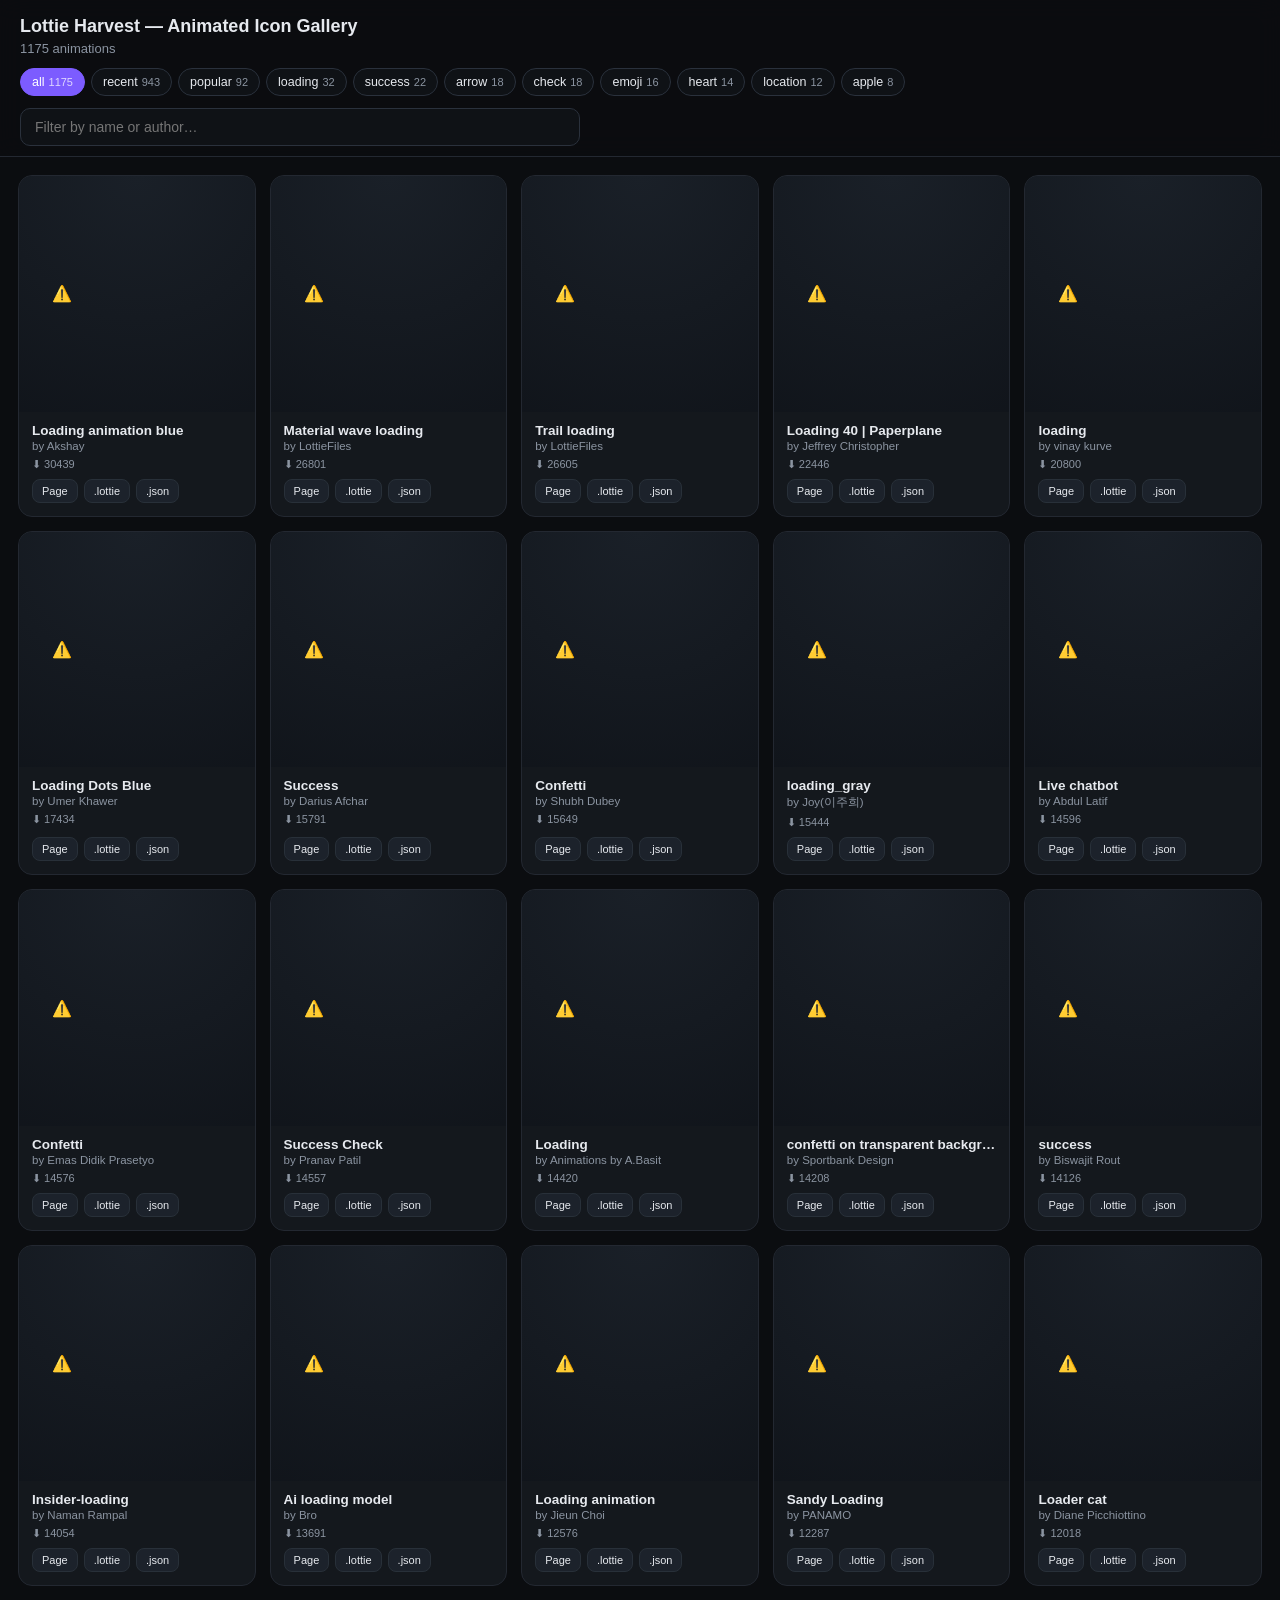
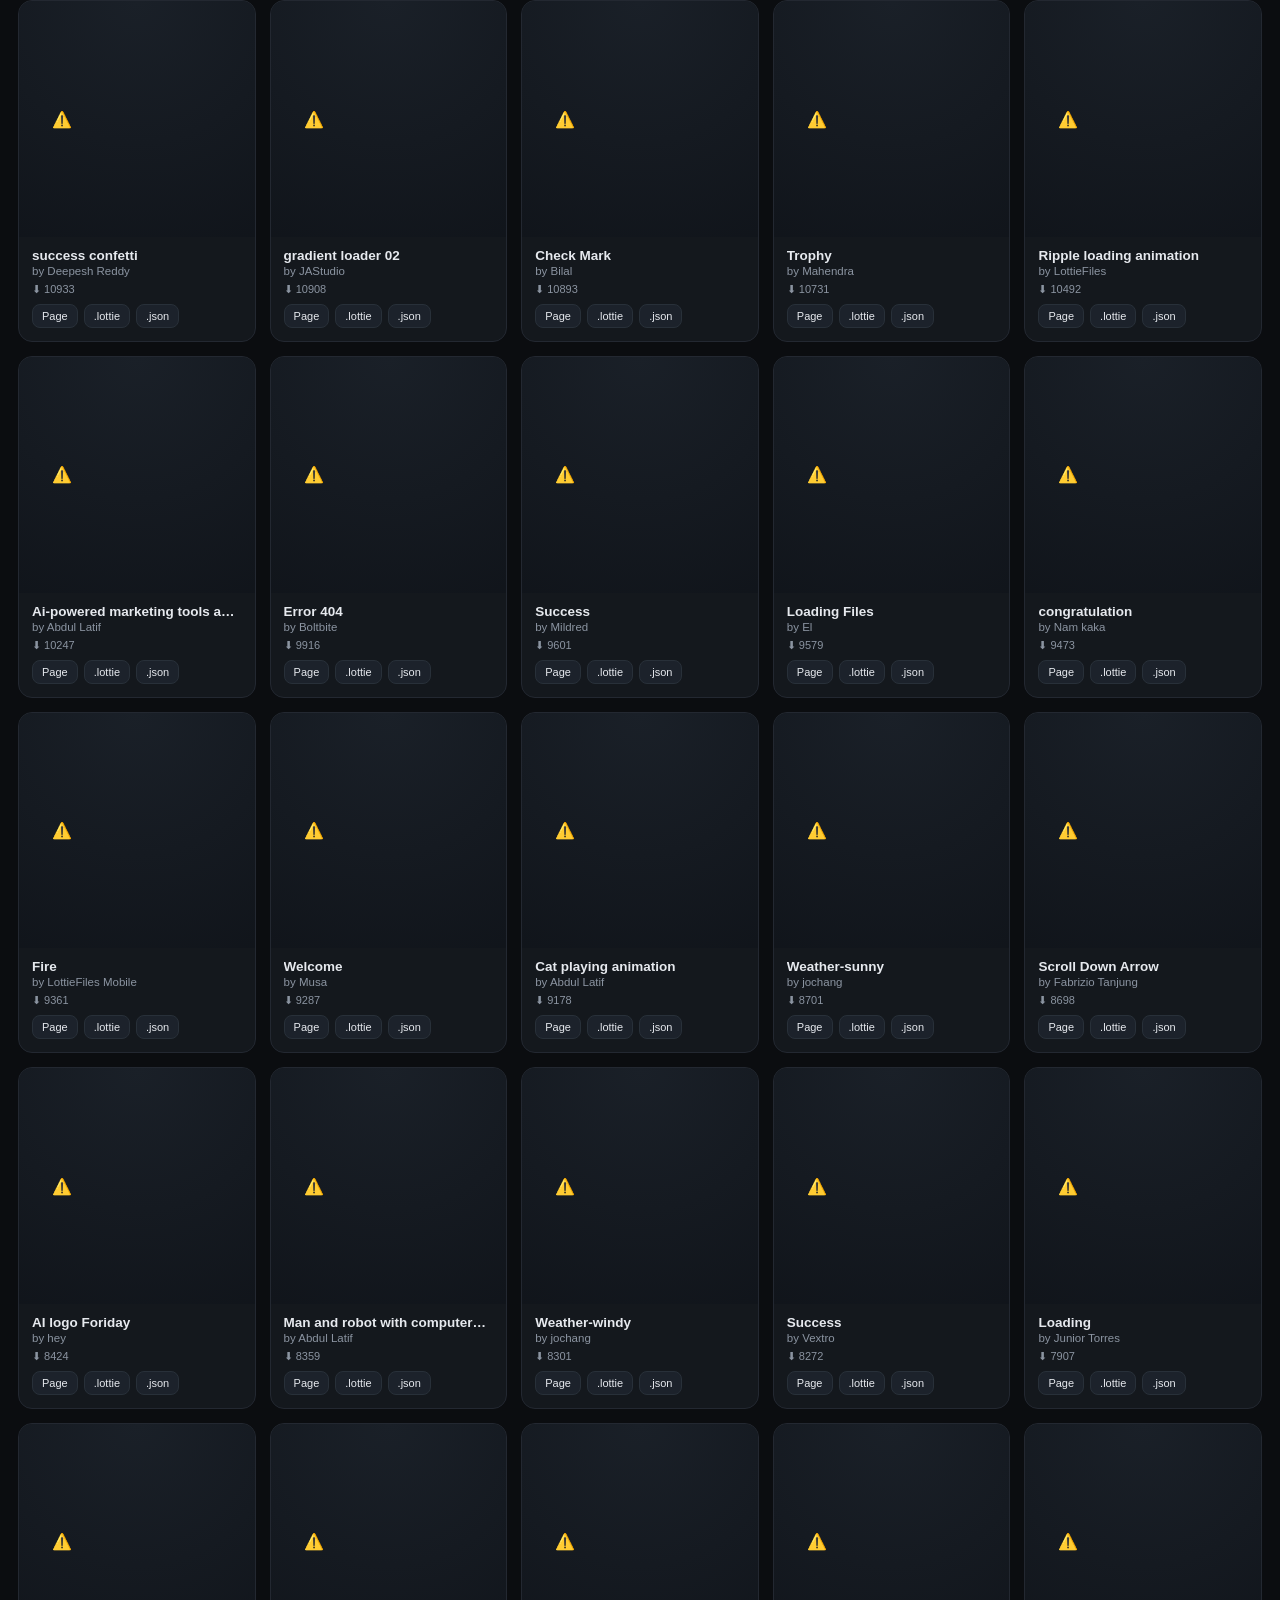
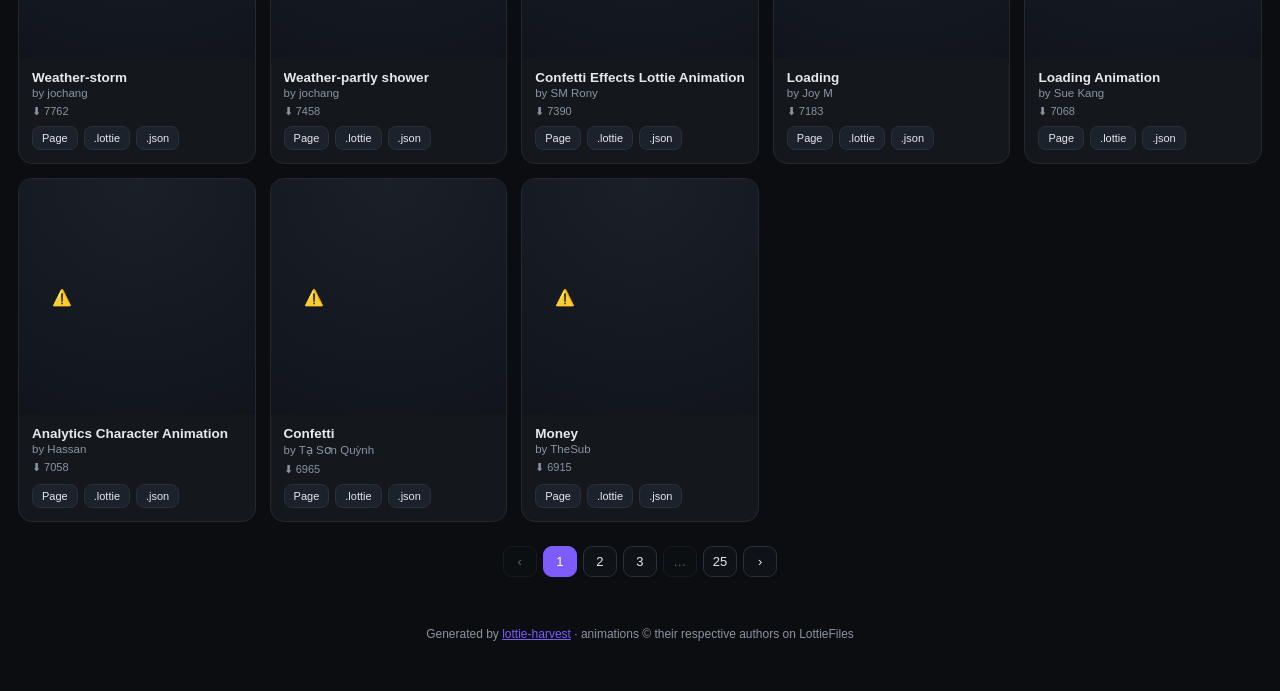
<file: index.html>
<!doctype html>
<html lang="en">
<head>
<meta charset="utf-8">
<meta name="viewport" content="width=device-width, initial-scale=1">
<title>Lottie Harvest — Animated Icon Gallery</title>
<link rel="stylesheet" href="style.css">
<script src="lottie-player.js"></script>
</head>
<body>
<header>
  <h1>Lottie Harvest — Animated Icon Gallery</h1>
  <div class="sub" id="count">Loading…</div>
  <nav id="tabs" class="tabs"></nav>
  <input id="q" type="search" placeholder="Filter by name or author…" autocomplete="off">
</header>
<main id="grid" class="grid"></main>
<nav id="pager" class="pager"></nav>
<footer>Generated by <a href="https://github.com/Ripnrip/lottie-harvest">lottie-harvest</a> ·
        animations © their respective authors on LottieFiles</footer>
<script src="app.js"></script>
</body>
</html>
</file>
<file: style.css>
:root { --bg:#0b0d10; --panel:#14181d; --ink:#e6e9ee; --dim:#8b94a1; --accent:#7c5cff; }
* { box-sizing:border-box; }
body { margin:0; background:var(--bg); color:var(--ink);
       font-family:-apple-system,BlinkMacSystemFont,"SF Pro Text","Segoe UI",Roboto,sans-serif; }
a { color:var(--accent); }
header { position:sticky; top:0; z-index:5; backdrop-filter:blur(12px);
         background:rgba(11,13,16,.82); border-bottom:1px solid #232831; padding:16px 20px 10px; }
header h1 { margin:0; font-size:18px; }
header .sub { color:var(--dim); font-size:13px; margin:4px 0 12px; }
.tabs { display:flex; flex-wrap:wrap; gap:6px; margin-bottom:12px; }
.tabs button { font:inherit; font-size:12.5px; color:var(--ink); cursor:pointer;
               padding:6px 11px; border-radius:999px; border:1px solid #2a313c; background:#0f1216; }
.tabs button .n { color:var(--dim); margin-left:4px; font-size:11px; }
.tabs button:hover { border-color:#3a4452; }
.tabs button.active { background:var(--accent); border-color:var(--accent); color:#fff; }
.tabs button.active .n { color:rgba(255,255,255,.75); }
header input { width:100%; max-width:560px; padding:10px 14px; border-radius:10px;
               border:1px solid #2a313c; background:#0f1216; color:var(--ink); font-size:14px; }
.grid { display:grid; grid-template-columns:repeat(auto-fill,minmax(210px,1fr));
        gap:14px; padding:18px; max-width:1400px; margin:0 auto; }
.card { background:var(--panel); border:1px solid #232831; border-radius:14px; overflow:hidden;
        display:flex; flex-direction:column; }
.player { aspect-ratio:1/1; display:grid; place-items:center;
          background:radial-gradient(120% 120% at 50% 0%, #1a2028, #10141a); }
.player lottie-player, .player dotlottie-player { width:72%; height:72%; }
.meta { padding:11px 13px 8px; }
.name { font-size:13.5px; font-weight:600; overflow:hidden; text-overflow:ellipsis; white-space:nowrap; }
.author { color:var(--dim); font-size:11.5px; margin-top:2px; overflow:hidden; text-overflow:ellipsis; white-space:nowrap; }
.stats { color:var(--dim); font-size:11px; margin-top:6px; }
.links { display:flex; gap:6px; padding:0 13px 13px; margin-top:auto; flex-wrap:wrap; }
.links a { font-size:11px; padding:5px 9px; border-radius:8px; text-decoration:none;
           color:var(--ink); background:#1c222b; border:1px solid #283039; }
.links a:hover { border-color:var(--accent); color:#fff; }
.pager { display:flex; flex-wrap:wrap; gap:6px; justify-content:center; padding:6px 16px 40px; }
.pager button { font:inherit; font-size:13px; color:var(--ink); cursor:pointer; min-width:34px;
                padding:7px 9px; border-radius:9px; border:1px solid #2a313c; background:#0f1216; }
.pager button.active { background:var(--accent); border-color:var(--accent); color:#fff; }
.pager button:disabled { opacity:.4; cursor:default; }
footer { text-align:center; color:var(--dim); font-size:12px; padding:10px 16px 50px; }
</file>
